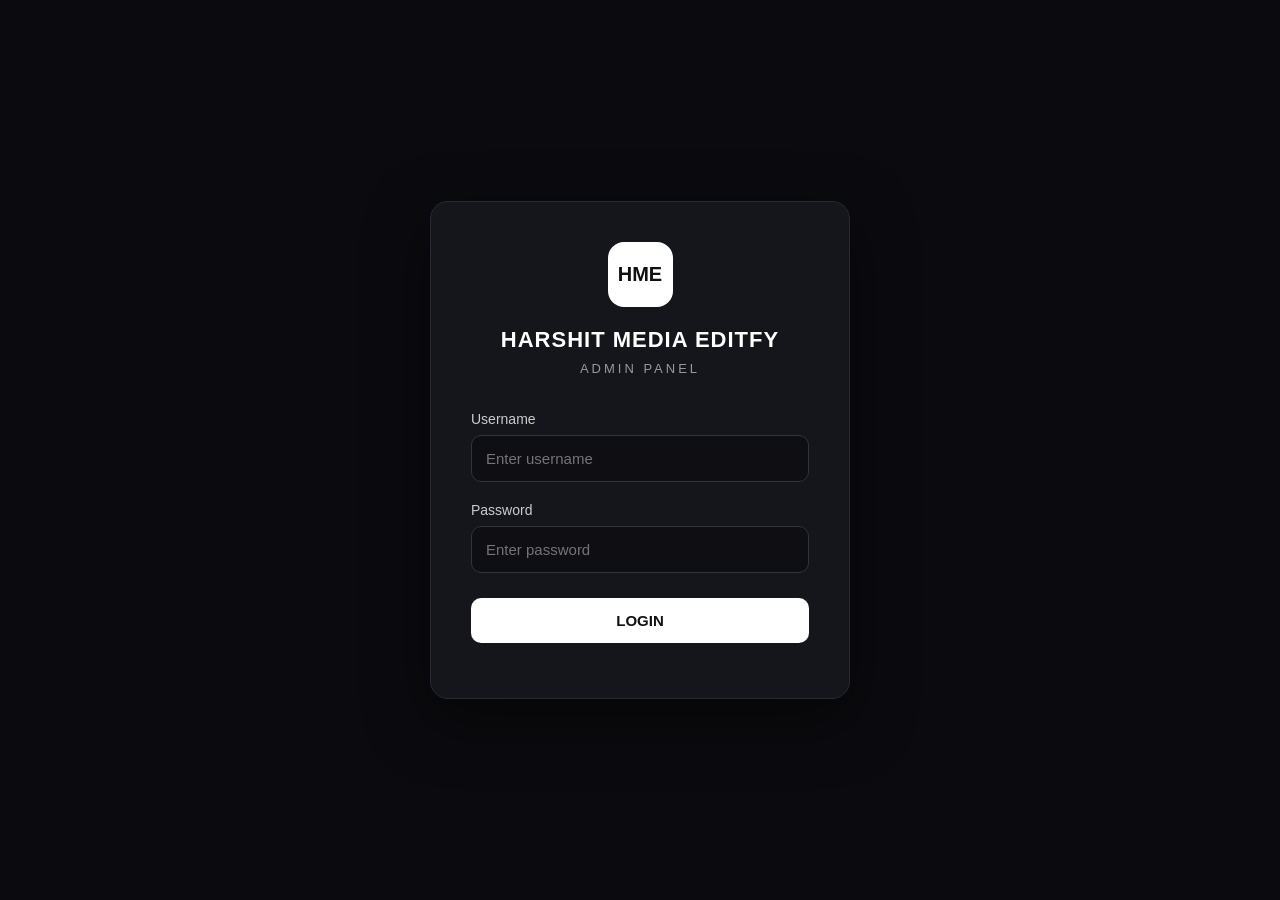
<file: admin/index.html>
<!DOCTYPE html>

<html lang="en">
<head>
    <meta charset="UTF-8">
    <meta name="viewport" content="width=device-width, initial-scale=1.0">
    <title>Admin Login - Harshit Media Editfy</title>
    <link rel="stylesheet" href="style.css">
</head>

<body>

<div class="login-container">

    <div class="login-box">

        <div class="logo">
            HME
        </div>

        <h1>HARSHIT MEDIA EDITFY</h1>
        <p class="subtitle">ADMIN PANEL</p>

        <form id="loginForm">

            <div class="input-group">
                <label>Username</label>
                <input
                    type="text"
                    id="username"
                    placeholder="Enter username"
                    required
                >
            </div>

            <div class="input-group">
                <label>Password</label>
                <input
                    type="password"
                    id="password"
                    placeholder="Enter password"
                    required
                >
            </div>

            <button type="submit">
                LOGIN
            </button>

            <p id="errorMessage"></p>

        </form>

    </div>

</div>

<script src="script.js"></script>

</body>
</html>
</file>
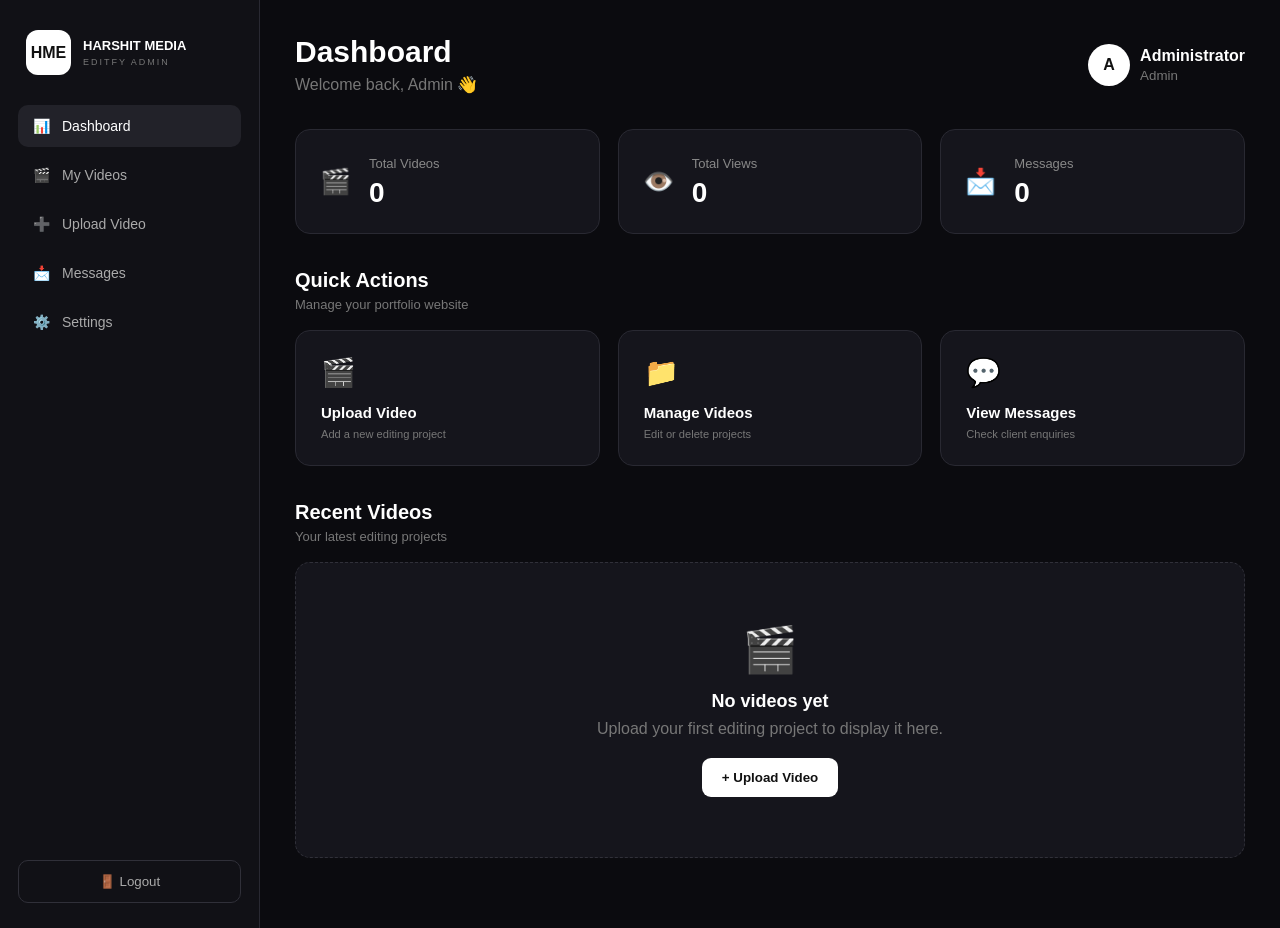
<file: admin/dashboard.html>
<!DOCTYPE html>

<html lang="en">
<head>
    <meta charset="UTF-8">
    <meta name="viewport" content="width=device-width, initial-scale=1.0">
    <title>Dashboard - Harshit Media Editfy</title>
    <link rel="stylesheet" href="dashboard.css">
</head>

<body>

<div class="admin-layout">

    <!-- SIDEBAR -->
    <aside class="sidebar">

        <div class="brand">
            <div class="brand-logo">HME</div>

            <div>
                <h2>HARSHIT MEDIA</h2>
                <span>EDITFY ADMIN</span>
            </div>
        </div>

        <nav>

            <a href="#" class="nav-item active">
                <span>📊</span>
                Dashboard
            </a>

            <a href="#" class="nav-item">
                <span>🎬</span>
                My Videos
            </a>

            <a href="#" class="nav-item">
                <span>➕</span>
                Upload Video
            </a>

            <a href="#" class="nav-item">
                <span>📩</span>
                Messages
            </a>

            <a href="#" class="nav-item">
                <span>⚙️</span>
                Settings
            </a>

        </nav>

        <button class="logout-btn" onclick="logout()">
            🚪 Logout
        </button>

    </aside>


    <!-- MAIN CONTENT -->
    <main class="main-content">

        <header class="topbar">

            <div>
                <h1>Dashboard</h1>
                <p>Welcome back, Admin 👋</p>
            </div>

            <div class="admin-profile">
                <div class="profile-circle">A</div>

                <div>
                    <strong>Administrator</strong>
                    <small>Admin</small>
                </div>
            </div>

        </header>


        <!-- STAT CARDS -->
        <section class="stats">

            <div class="stat-card">
                <div class="stat-icon">🎬</div>
                <div>
                    <span>Total Videos</span>
                    <h2 id="videoCount">0</h2>
                </div>
            </div>

            <div class="stat-card">
                <div class="stat-icon">👁️</div>
                <div>
                    <span>Total Views</span>
                    <h2>0</h2>
                </div>
            </div>

            <div class="stat-card">
                <div class="stat-icon">📩</div>
                <div>
                    <span>Messages</span>
                    <h2>0</h2>
                </div>
            </div>

        </section>


        <!-- QUICK ACTIONS -->
        <section class="dashboard-section">

            <div class="section-header">
                <div>
                    <h2>Quick Actions</h2>
                    <p>Manage your portfolio website</p>
                </div>
            </div>

            <div class="quick-actions">

                <button class="action-card" onclick="window.location.href='upload.html'">
                    <span>🎬</span>
                    <strong>Upload Video</strong>
                    <small>Add a new editing project</small>
                </button>

                <button class="action-card" onclick="window.location.href='videos.html'">
                    <span>📁</span>
                    <strong>Manage Videos</strong>
                    <small>Edit or delete projects</small>
                </button>

                <button class="action-card" onclick="window.location.href='messages.html'">
                    <span>💬</span>
                    <strong>View Messages</strong>
                    <small>Check client enquiries</small>
                </button>

            </div>

        </section>


        <!-- RECENT VIDEOS -->
        <section class="dashboard-section">

            <div class="section-header">
                <div>
                    <h2>Recent Videos</h2>
                    <p>Your latest editing projects</p>
                </div>
            </div>

            <div class="empty-state">

                <div class="empty-icon">🎬</div>

                <h3>No videos yet</h3>

                <p>
                    Upload your first editing project
                    to display it here.
                </p>

                <button class="primary-btn">
                    + Upload Video
                </button>

            </div>

        </section>

    </main>

</div>

<script src="dashboard.js"></script>

</body>
</html>
</file>
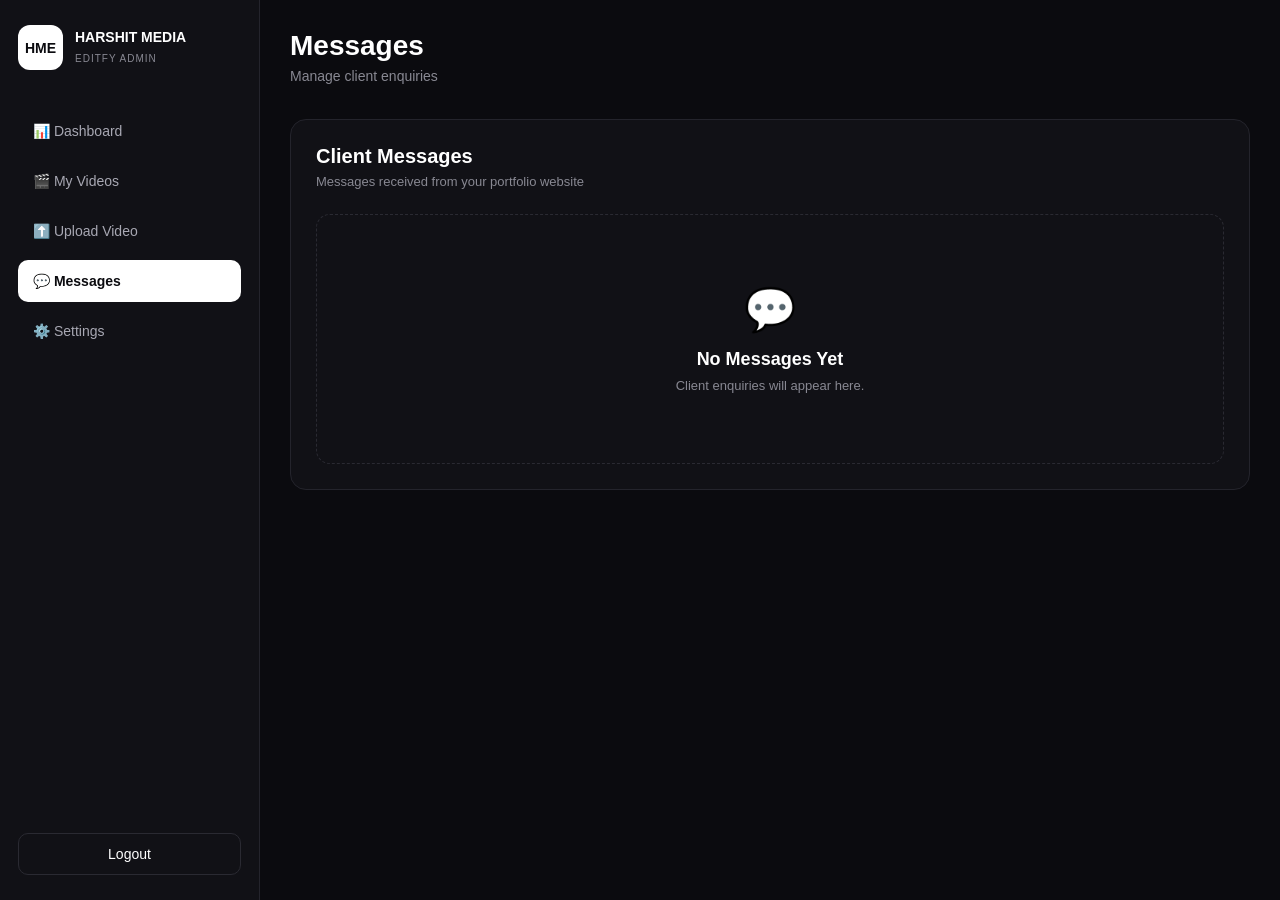
<file: admin/messages.html>
<!DOCTYPE html>
<html lang="en">
<head>
    <meta charset="UTF-8">
    <meta name="viewport" content="width=device-width, initial-scale=1.0">

    <title>Messages - Harshit Media Editfy</title>

    <link rel="stylesheet" href="messages.css">
</head>

<body>

<div class="admin-layout">
    
<aside class="sidebar">

    <div class="brand">
        <div class="brand-logo">HME</div>

        <div>
            <h2>HARSHIT MEDIA</h2>
            <span>EDITFY ADMIN</span>
        </div>
    </div>

    <nav class="admin-nav">

        <a href="dashboard.html" class="nav-item">
            📊 Dashboard
        </a>

        <a href="videos.html" class="nav-item">
            🎬 My Videos
        </a>

        <a href="upload.html" class="nav-item">
            ⬆️ Upload Video
        </a>

        <a href="messages.html" class="nav-item active">
            💬 Messages
        </a>

        <a href="#" class="nav-item">
            ⚙️ Settings
        </a>

    </nav>

    <button class="logout-btn" onclick="logout()">
        Logout
    </button>

</aside>

<main class="main-content">

    <div class="topbar">
        <div>
            <h1>Messages</h1>
            <p>Manage client enquiries</p>
        </div>
    </div>

    <section class="messages-section">

        <div class="section-header">
            <div>
                <h2>Client Messages</h2>
                <p>Messages received from your portfolio website</p>
            </div>
        </div>

        <div class="messages-list">

            <div class="empty-messages">
                <div class="empty-icon">💬</div>
                <h3>No Messages Yet</h3>
                <p>Client enquiries will appear here.</p>
            </div>

        </div>

    </section>

</main>

</div>

<script src="messages.js"></script>

</body>
</html>
</file>
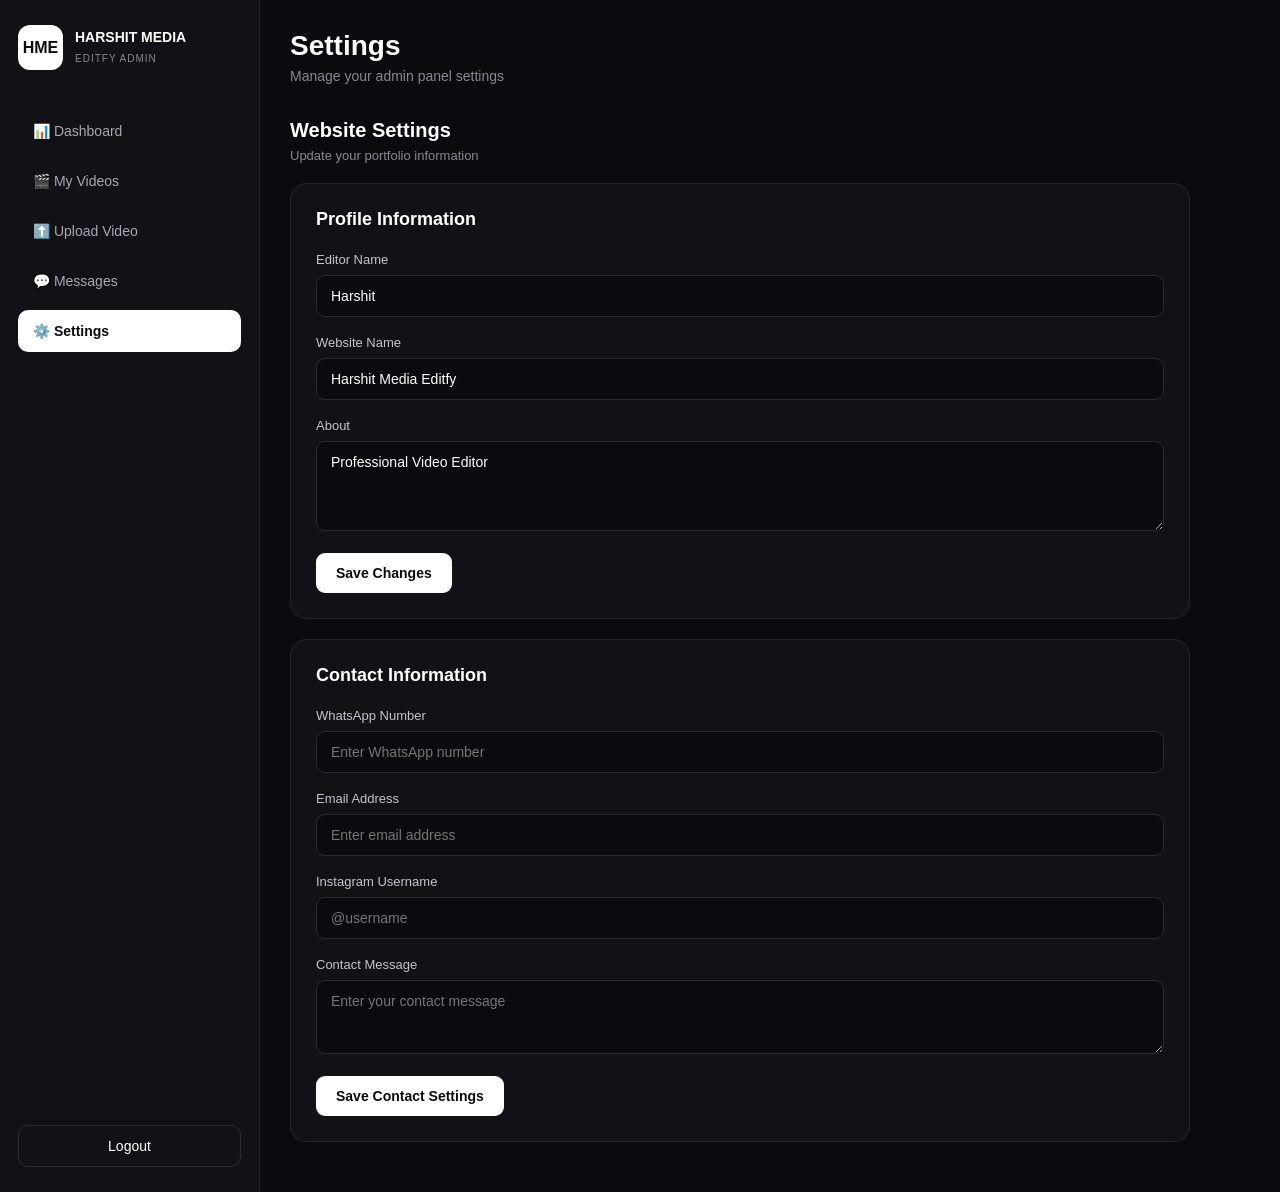
<file: admin/settings.html>
<!DOCTYPE html>
<html lang="en">
<head>
    <meta charset="UTF-8">
    <meta name="viewport" content="width=device-width, initial-scale=1.0">

    <title>Settings - Harshit Media Editfy</title>

    <link rel="stylesheet" href="settings.css">
</head>

<body>

<div class="admin-layout">

<aside class="sidebar">

    <div class="brand">
        <div class="brand-logo">HME</div>

        <div>
            <h2>HARSHIT MEDIA</h2>
            <span>EDITFY ADMIN</span>
        </div>
    </div>

    <nav class="admin-nav">

        <a href="dashboard.html" class="nav-item">
            📊 Dashboard
        </a>

        <a href="videos.html" class="nav-item">
            🎬 My Videos
        </a>

        <a href="upload.html" class="nav-item">
            ⬆️ Upload Video
        </a>

        <a href="messages.html" class="nav-item">
            💬 Messages
        </a>

        <a href="settings.html" class="nav-item active">
            ⚙️ Settings
        </a>

    </nav>

    <button class="logout-btn" onclick="logout()">
        Logout
    </button>

</aside>
<main class="main-content">

    <div class="topbar">
        <div>
            <h1>Settings</h1>
            <p>Manage your admin panel settings</p>
        </div>
    </div>

    <section class="settings-section">

        <div class="section-header">
            <h2>Website Settings</h2>
            <p>Update your portfolio information</p>
        </div>
        
    <div class="settings-card">

        <h3>Profile Information</h3>

        <div class="form-group">
            <label>Editor Name</label>
            <input type="text" value="Harshit">
        </div>

        <div class="form-group">
            <label>Website Name</label>
            <input type="text" value="Harshit Media Editfy">
        </div>

        <div class="form-group">
            <label>About</label>
            <textarea rows="4">Professional Video Editor</textarea>
        </div>

        <button class="save-btn">
            Save Changes
        </button>

    </div>

    <div class="settings-card">

        <h3>Contact Information</h3>

        <div class="form-group">
            <label>WhatsApp Number</label>
            <input type="text" placeholder="Enter WhatsApp number">
        </div>

        <div class="form-group">
            <label>Email Address</label>
            <input type="email" placeholder="Enter email address">
        </div>

        <div class="form-group">
            <label>Instagram Username</label>
            <input type="text" placeholder="@username">
        </div>

        <div class="form-group">
            <label>Contact Message</label>
            <textarea rows="3" placeholder="Enter your contact message"></textarea>
        </div>

        <button class="save-btn">
            Save Contact Settings
        </button>

    </div>
    </section>

</main>

</div>

<script src="settings.js"></script>

</body>
</html>
</file>
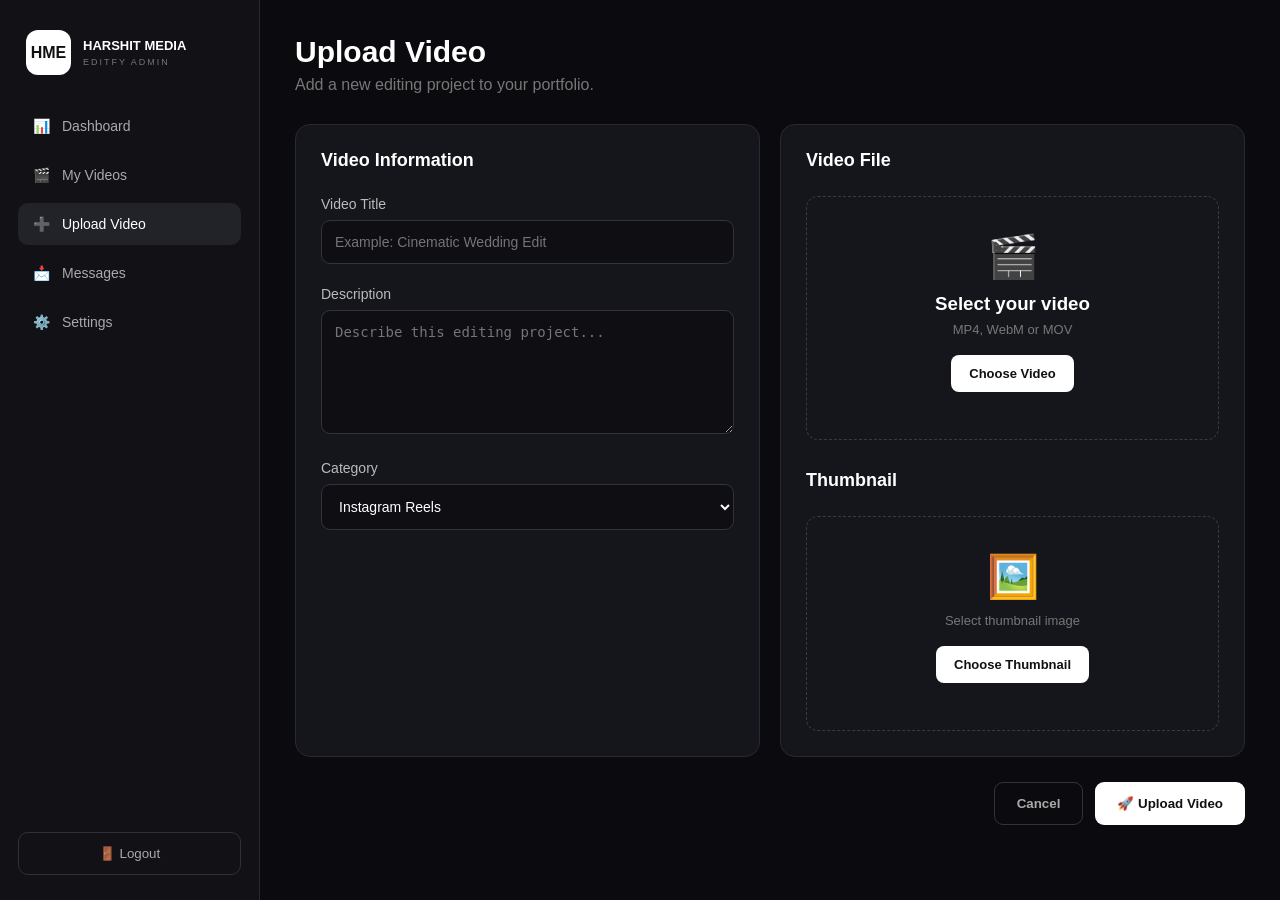
<file: admin/upload.html>
<!DOCTYPE html>

<html lang="en">
<head>
    <meta charset="UTF-8">
    <meta name="viewport" content="width=device-width, initial-scale=1.0">
    <title>Upload Video - Harshit Media Editfy</title>
    <link rel="stylesheet" href="upload.css">
</head>

<body>

<div class="admin-layout">

<!-- SIDEBAR -->
<aside class="sidebar">

    <div class="brand">
        <div class="brand-logo">HME</div>

        <div>
            <h2>HARSHIT MEDIA</h2>
            <span>EDITFY ADMIN</span>
        </div>
    </div>

    <nav>

        <a href="dashboard.html" class="nav-item">
            <span>📊</span>
            Dashboard
        </a>

        <a href="dashboard.html" class="nav-item">
            <span>🎬</span>
            My Videos
        </a>

        <a href="upload.html" class="nav-item active">
            <span>➕</span>
            Upload Video
        </a>

        <a href="#" class="nav-item">
            <span>📩</span>
            Messages
        </a>

        <a href="#" class="nav-item">
            <span>⚙️</span>
            Settings
        </a>

    </nav>

    <button class="logout-btn" onclick="logout()">
        🚪 Logout
    </button>

</aside>


<!-- MAIN -->
<main class="main-content">

    <div class="page-header">
        <div>
            <h1>Upload Video</h1>
            <p>Add a new editing project to your portfolio.</p>
        </div>
    </div>


    <form id="uploadForm">

        <div class="form-grid">

            <!-- LEFT -->
            <div class="form-card">

                <h2>Video Information</h2>

                <div class="input-group">
                    <label>Video Title</label>

                    <input
                        type="text"
                        id="videoTitle"
                        placeholder="Example: Cinematic Wedding Edit"
                        required
                    >
                </div>


                <div class="input-group">
                    <label>Description</label>

                    <textarea
                        id="videoDescription"
                        rows="6"
                        placeholder="Describe this editing project..."
                    ></textarea>
                </div>


                <div class="input-group">
                    <label>Category</label>

                    <select id="category">

                        <option value="Reels">Instagram Reels</option>
                        <option value="YouTube">YouTube</option>
                        <option value="Wedding">Wedding</option>
                        <option value="Cinematic">Cinematic</option>
                        <option value="Other">Other</option>

                    </select>

                </div>

            </div>


            <!-- RIGHT -->
            <div class="form-card">

                <h2>Video File</h2>

                <div class="upload-area">

                    <div class="upload-icon">🎬</div>

                    <h3>Select your video</h3>

                    <p>MP4, WebM or MOV</p>

                    <input
                        type="file"
                        id="videoFile"
                        accept="video/*"
                        required
                    >

                    <label for="videoFile" class="choose-btn">
                        Choose Video
                    </label>

                    <p id="fileName"></p>

                </div>


                <h2 class="thumbnail-title">Thumbnail</h2>

                <div class="thumbnail-area">

                    <div class="upload-icon">🖼️</div>

                    <p>Select thumbnail image</p>

                    <input
                        type="file"
                        id="thumbnail"
                        accept="image/*"
                    >

                    <label for="thumbnail" class="choose-btn">
                        Choose Thumbnail
                    </label>

                    <p id="thumbnailName"></p>

                </div>

            </div>

        </div>


        <div class="form-actions">

            <button
                type="button"
                class="cancel-btn"
                onclick="window.location.href='dashboard.html'"
            >
                Cancel
            </button>

            <button type="submit" class="upload-btn">
                🚀 Upload Video
            </button>

        </div>

        <p id="statusMessage"></p>

    </form>

</main>

</div>

<script src="upload.js"></script>

</body>
</html>
</file>
<file: admin/style.css>
* {
  margin: 0;
  padding: 0;
  box-sizing: border-box;
  }

body {
font-family: Arial, sans-serif;
background: #0b0b0f;
color: white;
min-height: 100vh;
}

.login-container {
min-height: 100vh;
display: flex;
align-items: center;
justify-content: center;
padding: 20px;
}

.login-box {
width: 100%;
max-width: 420px;
padding: 40px;
background: #15151c;
border: 1px solid #292933;
border-radius: 18px;
box-shadow: 0 20px 60px rgba(0, 0, 0, 0.5);
}

.logo {
width: 65px;
height: 65px;
margin: 0 auto 20px;
display: flex;
align-items: center;
justify-content: center;
border-radius: 16px;
background: white;
color: #111;
font-size: 20px;
font-weight: bold;
}

h1 {
text-align: center;
font-size: 22px;
letter-spacing: 1px;
}

.subtitle {
text-align: center;
margin-top: 8px;
margin-bottom: 35px;
color: #999;
font-size: 13px;
letter-spacing: 3px;
}

.input-group {
margin-bottom: 20px;
}

label {
display: block;
margin-bottom: 8px;
color: #ccc;
font-size: 14px;
}

input {
width: 100%;
padding: 14px;
border: 1px solid #33333d;
border-radius: 10px;
outline: none;
background: #0e0e13;
color: white;
font-size: 15px;
}

input:focus {
border-color: white;
}

button {
width: 100%;
padding: 14px;
margin-top: 5px;
border: none;
border-radius: 10px;
background: white;
color: #111;
font-size: 15px;
font-weight: bold;
cursor: pointer;
}

button:hover {
opacity: 0.9;
}

#errorMessage {
margin-top: 15px;
text-align: center;
color: #ff6b6b;
font-size: 14px;
}
</file>
<file: admin/dashboard.css>
* {
  margin: 0;
  padding: 0;
  box-sizing: border-box;
  }

body {
font-family: Arial, sans-serif;
background: #0b0b0f;
color: white;
}

.admin-layout {
display: flex;
min-height: 100vh;
}

/* SIDEBAR */

.sidebar {
width: 260px;
min-height: 100vh;
padding: 25px 18px;
background: #111116;
border-right: 1px solid #292932;
display: flex;
flex-direction: column;
}

.brand {
display: flex;
align-items: center;
gap: 12px;
padding: 5px 8px 30px;
}

.brand-logo {
width: 45px;
height: 45px;
border-radius: 12px;
background: white;
color: #111;
display: flex;
align-items: center;
justify-content: center;
font-weight: bold;
}

.brand h2 {
font-size: 13px;
}

.brand span {
display: block;
margin-top: 4px;
color: #777;
font-size: 9px;
letter-spacing: 2px;
}

nav {
display: flex;
flex-direction: column;
gap: 7px;
}

.nav-item {
padding: 13px 15px;
border-radius: 10px;
color: #aaa;
text-decoration: none;
display: flex;
align-items: center;
gap: 12px;
font-size: 14px;
}

.nav-item:hover,
.nav-item.active {
background: #222229;
color: white;
}

.logout-btn {
margin-top: auto;
padding: 13px;
border: 1px solid #303039;
border-radius: 10px;
background: transparent;
color: #aaa;
cursor: pointer;
}

.logout-btn:hover {
color: white;
}

/* MAIN */

.main-content {
flex: 1;
padding: 35px;
overflow-x: hidden;
}

.topbar {
display: flex;
justify-content: space-between;
align-items: center;
margin-bottom: 35px;
}

.topbar h1 {
font-size: 30px;
}

.topbar p {
color: #777;
margin-top: 6px;
}

.admin-profile {
display: flex;
align-items: center;
gap: 10px;
}

.profile-circle {
width: 42px;
height: 42px;
border-radius: 50%;
background: white;
color: #111;
display: flex;
align-items: center;
justify-content: center;
font-weight: bold;
}

.admin-profile small {
display: block;
color: #777;
margin-top: 3px;
}

/* STATS */

.stats {
display: grid;
grid-template-columns: repeat(3, 1fr);
gap: 18px;
margin-bottom: 35px;
}

.stat-card {
padding: 24px;
background: #15151c;
border: 1px solid #292932;
border-radius: 15px;
display: flex;
align-items: center;
gap: 18px;
}

.stat-icon {
font-size: 25px;
}

.stat-card span {
color: #888;
font-size: 13px;
}

.stat-card h2 {
margin-top: 5px;
font-size: 28px;
}

/* SECTIONS */

.dashboard-section {
margin-bottom: 35px;
}

.section-header {
margin-bottom: 18px;
}

.section-header h2 {
font-size: 20px;
}

.section-header p {
color: #777;
margin-top: 5px;
font-size: 13px;
}

/* QUICK ACTIONS */

.quick-actions {
display: grid;
grid-template-columns: repeat(3, 1fr);
gap: 18px;
}

.action-card {
padding: 25px;
text-align: left;
border: 1px solid #292932;
border-radius: 15px;
background: #15151c;
color: white;
cursor: pointer;
}

.action-card:hover {
background: #1c1c24;
}

.action-card span {
display: block;
font-size: 28px;
margin-bottom: 15px;
}

.action-card strong {
display: block;
font-size: 15px;
}

.action-card small {
display: block;
margin-top: 7px;
color: #777;
}

/* EMPTY STATE */

.empty-state {
padding: 60px 20px;
text-align: center;
background: #15151c;
border: 1px dashed #303039;
border-radius: 15px;
}

.empty-icon {
font-size: 45px;
margin-bottom: 15px;
}

.empty-state h3 {
font-size: 18px;
}

.empty-state p {
margin: 8px auto 20px;
color: #777;
}

.primary-btn {
padding: 12px 20px;
border: none;
border-radius: 9px;
background: white;
color: #111;
font-weight: bold;
cursor: pointer;
}

/* MOBILE */

@media (max-width: 900px) {

.sidebar {
    width: 210px;
}

.stats,
.quick-actions {
    grid-template-columns: 1fr;
}

}

@media (max-width: 600px) {

.admin-layout {
    display: block;
}

.sidebar {
    width: 100%;
    min-height: auto;
}

nav {
    flex-direction: row;
    overflow-x: auto;
}

.logout-btn {
    margin-top: 20px;
}

.main-content {
    padding: 20px;
}

.topbar {
    align-items: flex-start;
    gap: 20px;
}

.admin-profile {
    display: none;
}
}
</file>
<file: admin/messages.css>
* {
    margin: 0;
    padding: 0;
    box-sizing: border-box;
}
body {
    font-family: Arial, sans-serif;
    background: #0b0b0f;
    color: #ffffff;
}
.admin-layout {
    display: flex;
    min-height: 100vh;
}
.sidebar {
    width: 260px;
    background: #111116;
    border-right: 1px solid #24242c;
    padding: 25px 18px;
    display: flex;
    flex-direction: column;
}
.brand {
    display: flex;
    align-items: center;
    gap: 12px;
    margin-bottom: 40px;
}
.brand-logo {
    width: 45px;
    height: 45px;
    border-radius: 12px;
    background: #ffffff;
    color: #0b0b0f;
    display: flex;
    align-items: center;
    justify-content: center;
    font-weight: bold;
    font-size: 14px;
}
.brand h2 {
    font-size: 14px;
    margin-bottom: 3px;
}

.brand span {
    font-size: 10px;
    color: #888892;
    letter-spacing: 1px;
}
.admin-nav {
    display: flex;
    flex-direction: column;
    gap: 8px;
}
.nav-item {
    display: block;
    padding: 13px 15px;
    border-radius: 10px;
    color: #a8a8b3;
    text-decoration: none;
    font-size: 14px;
    transition: 0.2s;
}
.nav-item:hover {
    background: #1b1b22;
    color: #ffffff;
}
.nav-item.active {
    background: #ffffff;
    color: #0b0b0f;
    font-weight: bold;
}
.logout-btn {
    margin-top: auto;
    width: 100%;
    padding: 12px;
    border: 1px solid #2a2a32;
    border-radius: 10px;
    background: transparent;
    color: #ffffff;
    cursor: pointer;
    font-size: 14px;
    transition: 0.2s;
}
.logout-btn:hover {
    background: #1b1b22;
}
.main-content {
    flex: 1;
    padding: 30px;
    min-width: 0;
}
.topbar {
    margin-bottom: 35px;
}

.topbar h1 {
    font-size: 28px;
    margin-bottom: 6px;
}

.topbar p {
    color: #888892;
    font-size: 14px;
}
.messages-section {
    background: #111116;
    border: 1px solid #24242c;
    border-radius: 16px;
    padding: 25px;
}
.section-header {
    margin-bottom: 25px;
}

.section-header h2 {
    font-size: 20px;
    margin-bottom: 6px;
}

.section-header p {
    color: #888892;
    font-size: 13px;
}
.messages-list {
    width: 100%;
}
.empty-messages {
    min-height: 250px;
    border: 1px dashed #2a2a32;
    border-radius: 14px;
    display: flex;
    flex-direction: column;
    align-items: center;
    justify-content: center;
    text-align: center;
}
.empty-icon {
    font-size: 42px;
    margin-bottom: 15px;
}
.empty-messages h3 {
    font-size: 18px;
    margin-bottom: 8px;
}

.empty-messages p {
    color: #888892;
    font-size: 13px;
}
@media (max-width: 768px) {

    .sidebar {
        width: 210px;
        padding: 20px 12px;
    }

    .main-content {
        padding: 20px;
    }

    .brand h2 {
        font-size: 11px;
    }

    .topbar h1 {
        font-size: 24px;
    }
}
@media (max-width: 600px) {

    .admin-layout {
        flex-direction: column;
    }

    .sidebar {
        width: 100%;
        min-height: auto;
    }

    .admin-nav {
        flex-direction: row;
        flex-wrap: wrap;
    }

    .nav-item {
        padding: 10px;
    }

    .main-content {
        padding: 15px;
    }
}
.message-card {
    background: #0b0b0f;
    border: 1px solid #24242c;
    border-radius: 12px;
    padding: 20px;
    margin-bottom: 15px;
}
.message-card h3 {
    font-size: 17px;
    margin-bottom: 8px;
}
.message-card p {
    color: #a8a8b3;
    font-size: 14px;
    line-height: 1.6;
    margin-bottom: 6px;
}
.message-card button {
    margin-top: 12px;
    padding: 9px 15px;
    border: 1px solid #2a2a32;
    border-radius: 8px;
    background: transparent;
    color: #ffffff;
    cursor: pointer;
}

.message-card button:hover {
    background: #1b1b22;
}
</file>
<file: admin/settings.css>
* {
    margin: 0;
    padding: 0;
    box-sizing: border-box;
}
body {
    font-family: Arial, sans-serif;
    background: #0b0b0f;
    color: #ffffff;
}
.admin-layout {
    display: flex;
    min-height: 100vh;
}
.sidebar {
    width: 260px;
    background: #111116;
    border-right: 1px solid #24242c;
    padding: 25px 18px;
    display: flex;
    flex-direction: column;
}
.brand {
    display: flex;
    align-items: center;
    gap: 12px;
    margin-bottom: 40px;
}

.brand-logo {
    width: 45px;
    height: 45px;
    border-radius: 12px;
    background: #ffffff;
    color: #0b0b0f;
    display: flex;
    align-items: center;
    justify-content: center;
    font-weight: bold;
}

.brand h2 {
    font-size: 14px;
    margin-bottom: 3px;
}

.brand span {
    font-size: 10px;
    color: #888892;
    letter-spacing: 1px;
}
.admin-nav {
    display: flex;
    flex-direction: column;
    gap: 8px;
}

.nav-item {
    display: block;
    padding: 13px 15px;
    border-radius: 10px;
    color: #a8a8b3;
    text-decoration: none;
    font-size: 14px;
    transition: 0.2s;
}

.nav-item:hover {
    background: #1b1b22;
    color: #ffffff;
}

.nav-item.active {
    background: #ffffff;
    color: #0b0b0f;
    font-weight: bold;
}
.logout-btn {
    margin-top: auto;
    width: 100%;
    padding: 12px;
    border: 1px solid #2a2a32;
    border-radius: 10px;
    background: transparent;
    color: #ffffff;
    cursor: pointer;
    font-size: 14px;
}

.logout-btn:hover {
    background: #1b1b22;
}
.main-content {
    flex: 1;
    padding: 30px;
    min-width: 0;
}

.topbar {
    margin-bottom: 35px;
}

.topbar h1 {
    font-size: 28px;
    margin-bottom: 6px;
}

.topbar p {
    color: #888892;
    font-size: 14px;
}
.settings-section {
    max-width: 900px;
}

.section-header {
    margin-bottom: 20px;
}

.section-header h2 {
    font-size: 20px;
    margin-bottom: 6px;
}

.section-header p {
    color: #888892;
    font-size: 13px;
}
.settings-card {
    background: #111116;
    border: 1px solid #24242c;
    border-radius: 16px;
    padding: 25px;
    margin-bottom: 20px;
}

.settings-card h3 {
    font-size: 18px;
    margin-bottom: 22px;
}
.form-group {
    margin-bottom: 18px;
}

.form-group label {
    display: block;
    margin-bottom: 8px;
    color: #c5c5ce;
    font-size: 13px;
}
.form-group input,
.form-group textarea {
    width: 100%;
    padding: 12px 14px;
    border: 1px solid #2a2a32;
    border-radius: 9px;
    background: #0b0b0f;
    color: #ffffff;
    outline: none;
    font-family: inherit;
    font-size: 14px;
}

.form-group input:focus,
.form-group textarea:focus {
    border-color: #ffffff;
}
.save-btn {
    padding: 12px 20px;
    border: none;
    border-radius: 9px;
    background: #ffffff;
    color: #0b0b0f;
    font-size: 14px;
    font-weight: bold;
    cursor: pointer;
    transition: 0.2s;
}

.save-btn:hover {
    opacity: 0.85;
}
@media (max-width: 768px) {

    .sidebar {
        width: 210px;
        padding: 20px 12px;
    }

    .main-content {
        padding: 20px;
    }

    .brand h2 {
        font-size: 11px;
    }

    .topbar h1 {
        font-size: 24px;
    }
}
@media (max-width: 600px) {

    .admin-layout {
        flex-direction: column;
    }

    .sidebar {
        width: 100%;
        min-height: auto;
    }

    .admin-nav {
        flex-direction: row;
        flex-wrap: wrap;
    }

    .nav-item {
        padding: 10px;
    }

    .main-content {
        padding: 15px;
    }

    .settings-card {
        padding: 18px;
    }
}
</file>
<file: admin/upload.css>
* {
  margin: 0;
  padding: 0;
  box-sizing: border-box;
  }

body {
font-family: Arial, sans-serif;
background: #0b0b0f;
color: white;
}

.admin-layout {
display: flex;
min-height: 100vh;
}

/* SIDEBAR */

.sidebar {
width: 260px;
min-height: 100vh;
padding: 25px 18px;
background: #111116;
border-right: 1px solid #292932;
display: flex;
flex-direction: column;
}

.brand {
display: flex;
align-items: center;
gap: 12px;
padding: 5px 8px 30px;
}

.brand-logo {
width: 45px;
height: 45px;
border-radius: 12px;
background: white;
color: #111;
display: flex;
align-items: center;
justify-content: center;
font-weight: bold;
}

.brand h2 {
font-size: 13px;
}

.brand span {
display: block;
margin-top: 4px;
color: #777;
font-size: 9px;
letter-spacing: 2px;
}

nav {
display: flex;
flex-direction: column;
gap: 7px;
}

.nav-item {
padding: 13px 15px;
border-radius: 10px;
color: #aaa;
text-decoration: none;
display: flex;
align-items: center;
gap: 12px;
font-size: 14px;
}

.nav-item:hover,
.nav-item.active {
background: #222229;
color: white;
}

.logout-btn {
margin-top: auto;
padding: 13px;
border: 1px solid #303039;
border-radius: 10px;
background: transparent;
color: #aaa;
cursor: pointer;
}

/* MAIN */

.main-content {
flex: 1;
padding: 35px;
}

.page-header {
margin-bottom: 30px;
}

.page-header h1 {
font-size: 30px;
}

.page-header p {
color: #777;
margin-top: 7px;
}

/* FORM */

.form-grid {
display: grid;
grid-template-columns: 1fr 1fr;
gap: 20px;
}

.form-card {
background: #15151c;
border: 1px solid #292932;
border-radius: 15px;
padding: 25px;
}

.form-card h2 {
font-size: 18px;
margin-bottom: 25px;
}

.input-group {
margin-bottom: 22px;
}

.input-group label {
display: block;
margin-bottom: 8px;
color: #bbb;
font-size: 14px;
}

input,
textarea,
select {
width: 100%;
padding: 13px;
border: 1px solid #33333d;
border-radius: 9px;
background: #0e0e13;
color: white;
outline: none;
font-size: 14px;
}

textarea {
resize: vertical;
}

input:focus,
textarea:focus,
select:focus {
border-color: white;
}

/* UPLOAD AREA */

.upload-area,
.thumbnail-area {
text-align: center;
padding: 35px 20px;
border: 1px dashed #3a3a45;
border-radius: 12px;
}

.upload-icon {
font-size: 42px;
margin-bottom: 12px;
}

.upload-area h3 {
margin-bottom: 7px;
}

.upload-area p,
.thumbnail-area p {
color: #777;
font-size: 13px;
}

input[type="file"] {
display: none;
}

.choose-btn {
display: inline-block;
margin-top: 18px;
padding: 11px 18px;
border-radius: 8px;
background: white;
color: #111;
font-size: 13px;
font-weight: bold;
cursor: pointer;
}

#fileName,
#thumbnailName {
margin-top: 12px;
color: #ccc;
word-break: break-word;
}

.thumbnail-title {
margin-top: 30px !important;
}

/* BUTTONS */

.form-actions {
display: flex;
justify-content: flex-end;
gap: 12px;
margin-top: 25px;
}

.cancel-btn,
.upload-btn {
padding: 13px 22px;
border-radius: 9px;
cursor: pointer;
font-weight: bold;
}

.cancel-btn {
border: 1px solid #33333d;
background: transparent;
color: #aaa;
}

.upload-btn {
border: none;
background: white;
color: #111;
}

#statusMessage {
text-align: right;
margin-top: 15px;
color: #aaa;
}

/* MOBILE */

@media (max-width: 800px) {


.admin-layout {
    display: block;
}

.sidebar {
    width: 100%;
    min-height: auto;
}

nav {
    flex-direction: row;
    overflow-x: auto;
}

.logout-btn {
    margin-top: 20px;
}

.main-content {
    padding: 20px;
}

.form-grid {
    grid-template-columns: 1fr;
}

}
</file>
